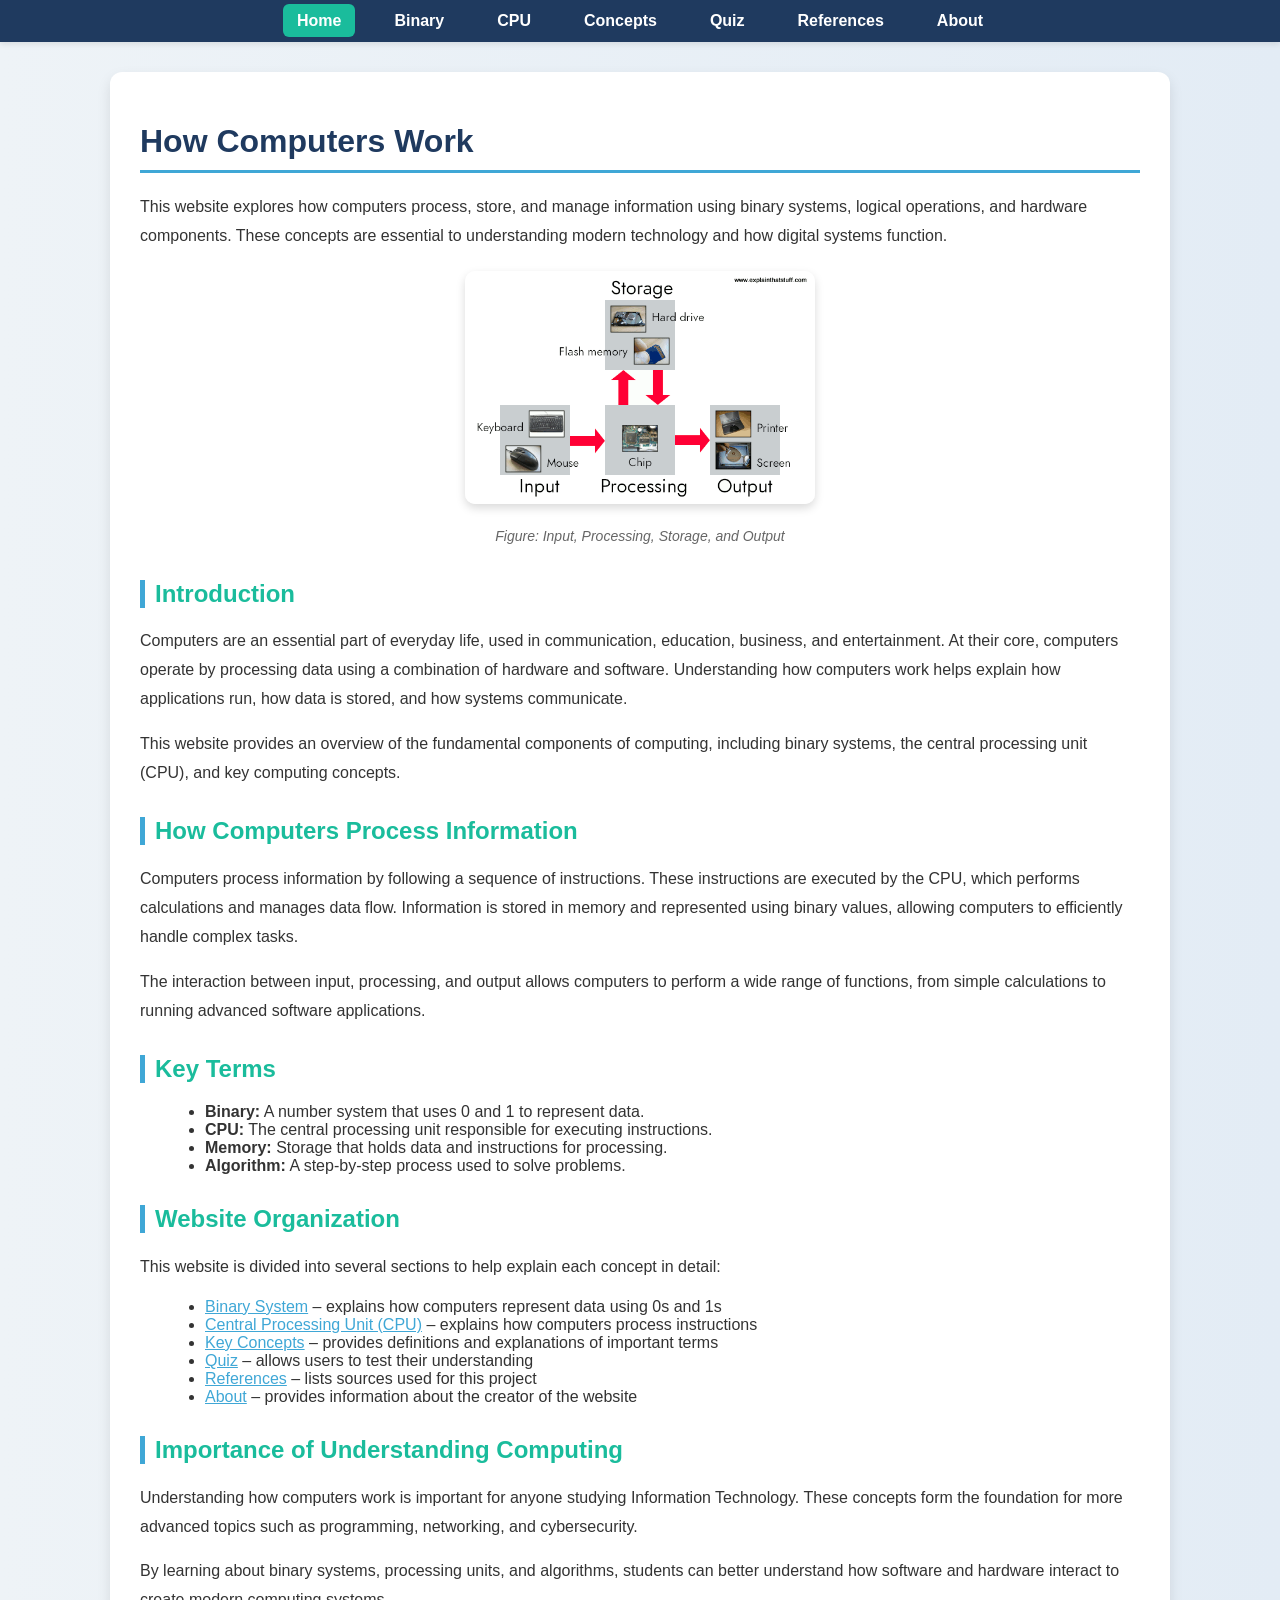
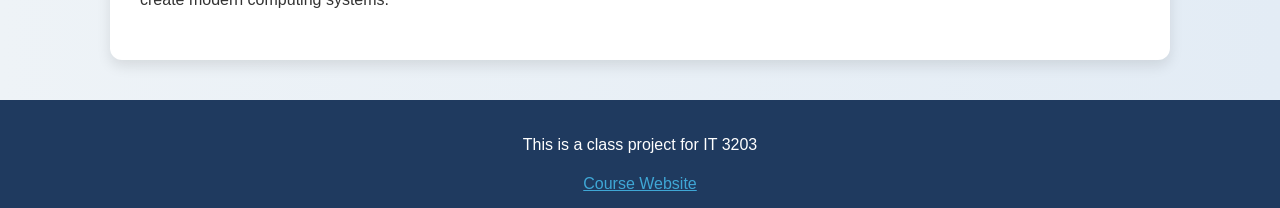
<file: index.html>
<!DOCTYPE html>
<html>
<head>
  <meta name="viewport" content="width=device-width, initial-scale=1.0">
  <title>Computer Fundamentals</title>
  <link rel="stylesheet" href="style.css">
</head>
<body>

<!-- Navigation -->
<nav>
  <ul>
    <li><a href="index.html" class="active">Home</a></li>
    <li><a href="topic1.html">Binary</a></li>
    <li><a href="topic2.html">CPU</a></li>
    <li><a href="concepts.html">Concepts</a></li>
    <li><a href="quiz.html">Quiz</a></li>
    <li><a href="references.html">References</a></li>
    <li><a href="about.html">About</a></li>
  </ul>
</nav>

<div class="container">

<h1>How Computers Work</h1>

<p>This website explores how computers process, store, and manage information using binary systems, logical operations, and hardware components. These concepts are essential to understanding modern technology and how digital systems function.</p>

<img src="computer-diagram.png" alt="Computer system diagram">
<p><em>Figure: Input, Processing, Storage, and Output</em></p>

<h2>Introduction</h2>
<p>Computers are an essential part of everyday life, used in communication, education, business, and entertainment. At their core, computers operate by processing data using a combination of hardware and software. Understanding how computers work helps explain how applications run, how data is stored, and how systems communicate.</p>

<p>This website provides an overview of the fundamental components of computing, including binary systems, the central processing unit (CPU), and key computing concepts.</p>

<h2>How Computers Process Information</h2>
<p>Computers process information by following a sequence of instructions. These instructions are executed by the CPU, which performs calculations and manages data flow. Information is stored in memory and represented using binary values, allowing computers to efficiently handle complex tasks.</p>

<p>The interaction between input, processing, and output allows computers to perform a wide range of functions, from simple calculations to running advanced software applications.</p>

<h2>Key Terms</h2>
<ul>
  <li><strong>Binary:</strong> A number system that uses 0 and 1 to represent data.</li>
  <li><strong>CPU:</strong> The central processing unit responsible for executing instructions.</li>
  <li><strong>Memory:</strong> Storage that holds data and instructions for processing.</li>
  <li><strong>Algorithm:</strong> A step-by-step process used to solve problems.</li>
</ul>

<h2>Website Organization</h2>
<p>This website is divided into several sections to help explain each concept in detail:</p>

<ul>
  <li><a href="topic1.html">Binary System</a> – explains how computers represent data using 0s and 1s</li>
  <li><a href="topic2.html">Central Processing Unit (CPU)</a> – explains how computers process instructions</li>
  <li><a href="concepts.html">Key Concepts</a> – provides definitions and explanations of important terms</li>
  <li><a href="quiz.html">Quiz</a> – allows users to test their understanding</li>
  <li><a href="references.html">References</a> – lists sources used for this project</li>
  <li><a href="about.html">About</a> – provides information about the creator of the website</li>
</ul>

<h2>Importance of Understanding Computing</h2>
<p>Understanding how computers work is important for anyone studying Information Technology. These concepts form the foundation for more advanced topics such as programming, networking, and cybersecurity.</p>

<p>By learning about binary systems, processing units, and algorithms, students can better understand how software and hardware interact to create modern computing systems.</p>

</div>

<!-- Footer -->
<footer>
  <p>This is a class project for IT 3203</p>
  <a href="https://ksuweb.github.io/IT3203/">Course Website</a>
</footer>

</body>
</html>
</file>
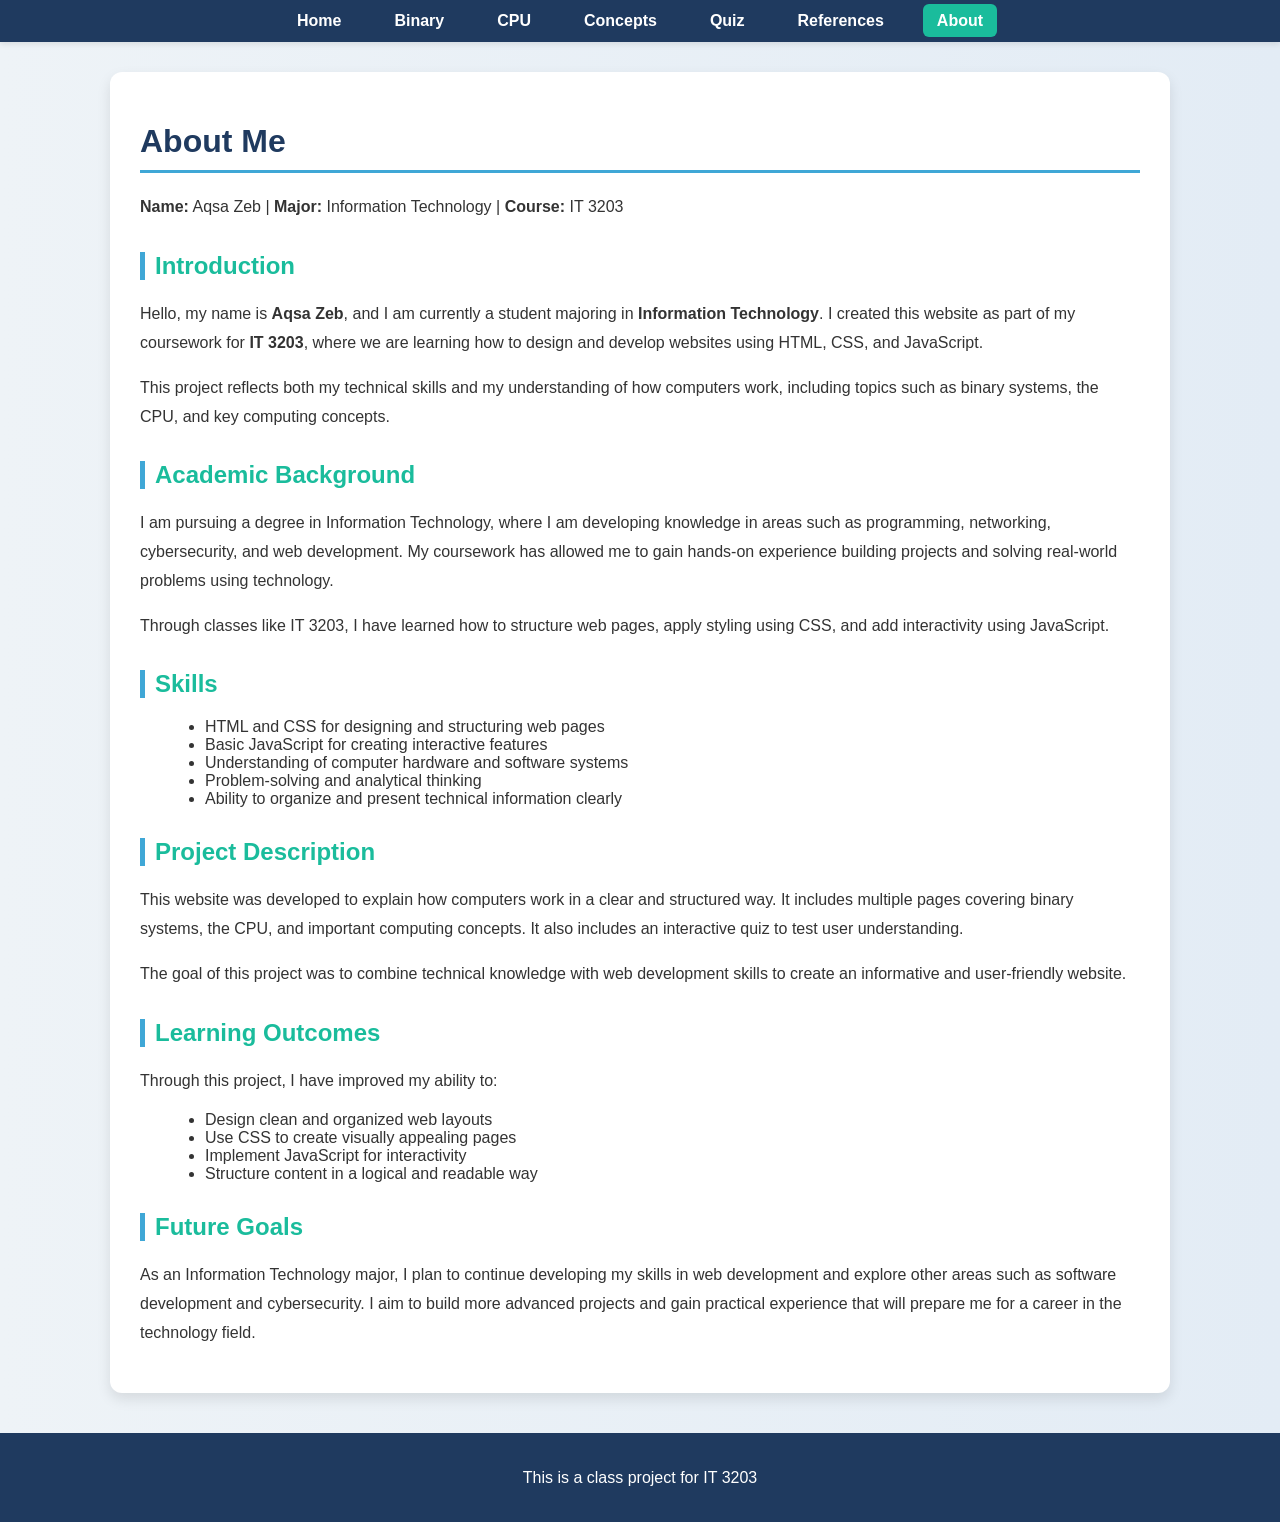
<file: about.html>
<!DOCTYPE html>
<html>
<head>
  <meta name="viewport" content="width=device-width, initial-scale=1.0">
  <title>About Me</title>
  <link rel="stylesheet" href="style.css">
</head>
<body>

<nav>
  <ul>
    <li><a href="index.html">Home</a></li>
    <li><a href="topic1.html">Binary</a></li>
    <li><a href="topic2.html">CPU</a></li>
    <li><a href="concepts.html">Concepts</a></li>
    <li><a href="quiz.html">Quiz</a></li>
    <li><a href="references.html">References</a></li>
    <li><a href="about.html" class="active">About</a></li>
  </ul>
</nav>

<div class="container">

<h1>About Me</h1>

<p><strong>Name:</strong> Aqsa Zeb | <strong>Major:</strong> Information Technology | <strong>Course:</strong> IT 3203</p>

<h2>Introduction</h2>
<p>Hello, my name is <strong>Aqsa Zeb</strong>, and I am currently a student majoring in <strong>Information Technology</strong>. I created this website as part of my coursework for <strong>IT 3203</strong>, where we are learning how to design and develop websites using HTML, CSS, and JavaScript.</p>

<p>This project reflects both my technical skills and my understanding of how computers work, including topics such as binary systems, the CPU, and key computing concepts.</p>

<h2>Academic Background</h2>
<p>I am pursuing a degree in Information Technology, where I am developing knowledge in areas such as programming, networking, cybersecurity, and web development. My coursework has allowed me to gain hands-on experience building projects and solving real-world problems using technology.</p>

<p>Through classes like IT 3203, I have learned how to structure web pages, apply styling using CSS, and add interactivity using JavaScript.</p>

<h2>Skills</h2>
<ul>
  <li>HTML and CSS for designing and structuring web pages</li>
  <li>Basic JavaScript for creating interactive features</li>
  <li>Understanding of computer hardware and software systems</li>
  <li>Problem-solving and analytical thinking</li>
  <li>Ability to organize and present technical information clearly</li>
</ul>

<h2>Project Description</h2>
<p>This website was developed to explain how computers work in a clear and structured way. It includes multiple pages covering binary systems, the CPU, and important computing concepts. It also includes an interactive quiz to test user understanding.</p>

<p>The goal of this project was to combine technical knowledge with web development skills to create an informative and user-friendly website.</p>

<h2>Learning Outcomes</h2>
<p>Through this project, I have improved my ability to:</p>
<ul>
  <li>Design clean and organized web layouts</li>
  <li>Use CSS to create visually appealing pages</li>
  <li>Implement JavaScript for interactivity</li>
  <li>Structure content in a logical and readable way</li>
</ul>

<h2>Future Goals</h2>
<p>As an Information Technology major, I plan to continue developing my skills in web development and explore other areas such as software development and cybersecurity. I aim to build more advanced projects and gain practical experience that will prepare me for a career in the technology field.</p>

</div>

<footer>
  <p>This is a class project for IT 3203</p>
</footer>

</body>
</html>
</file>
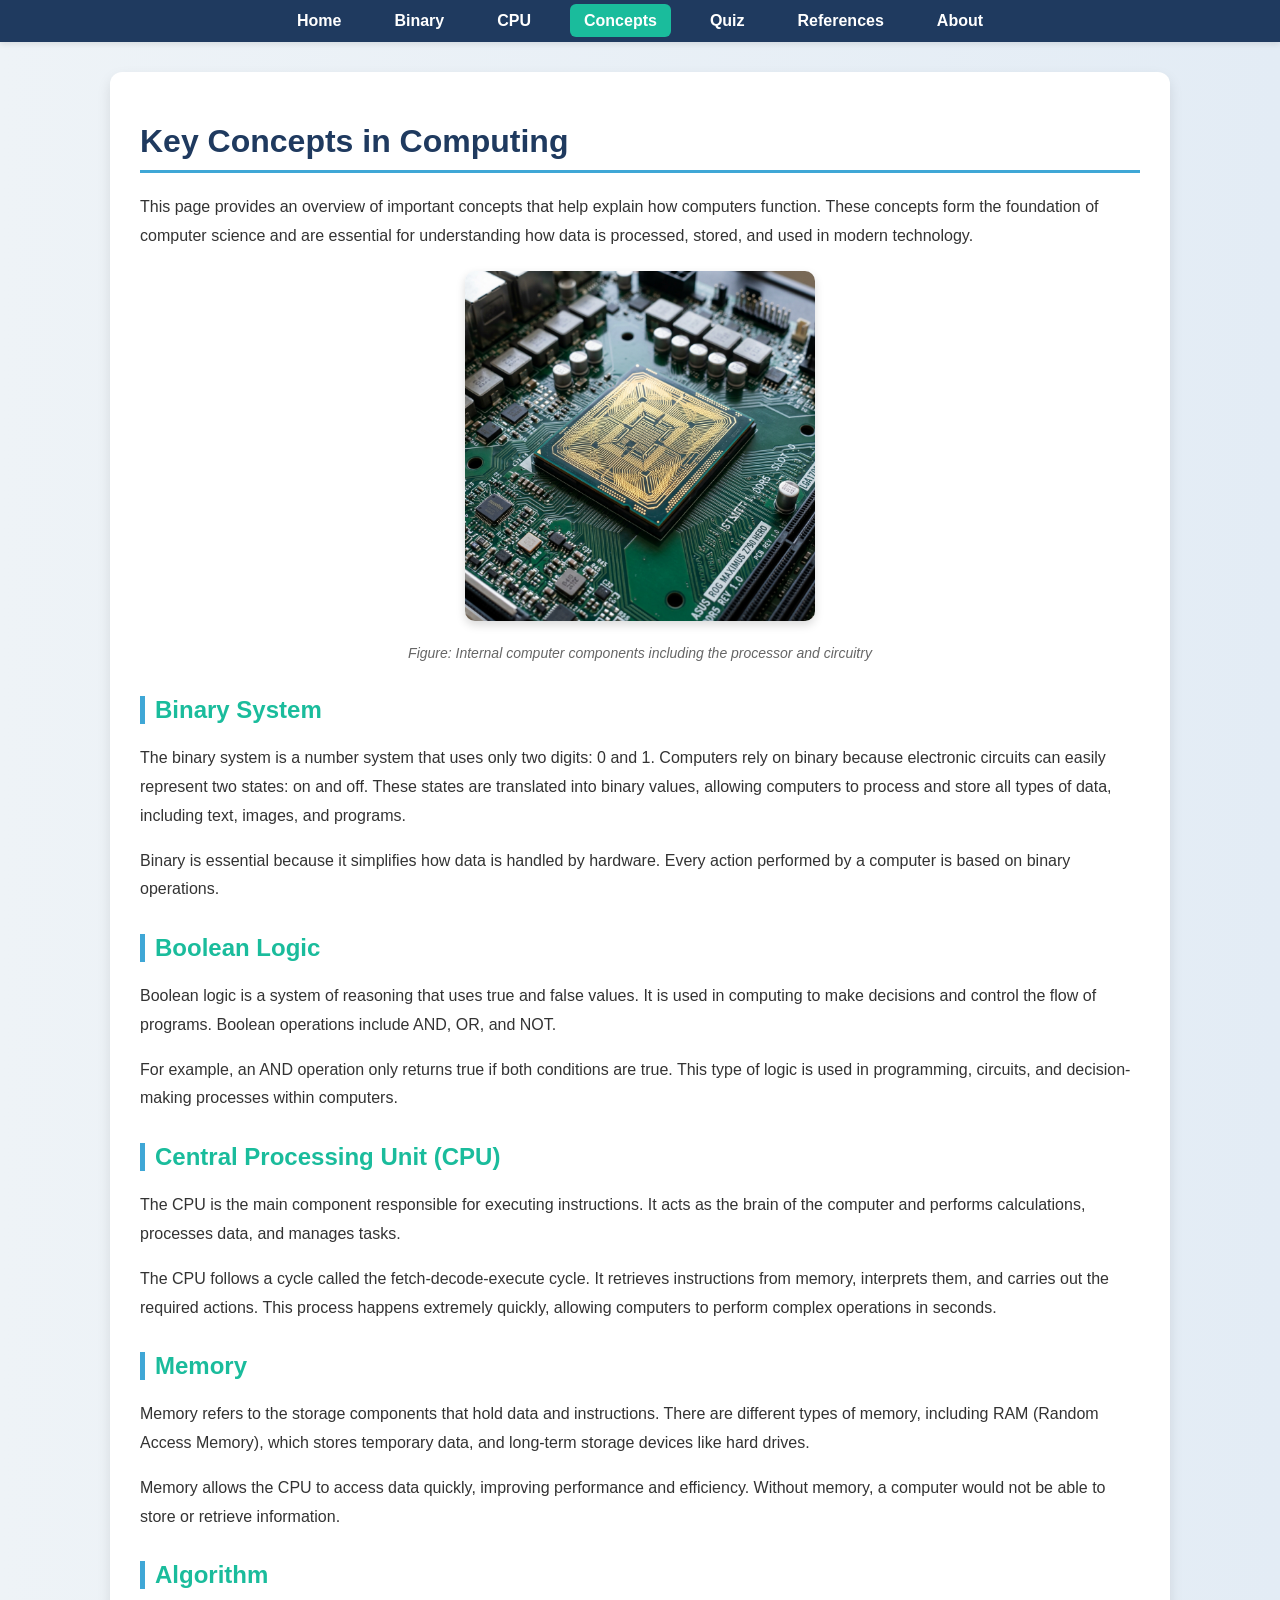
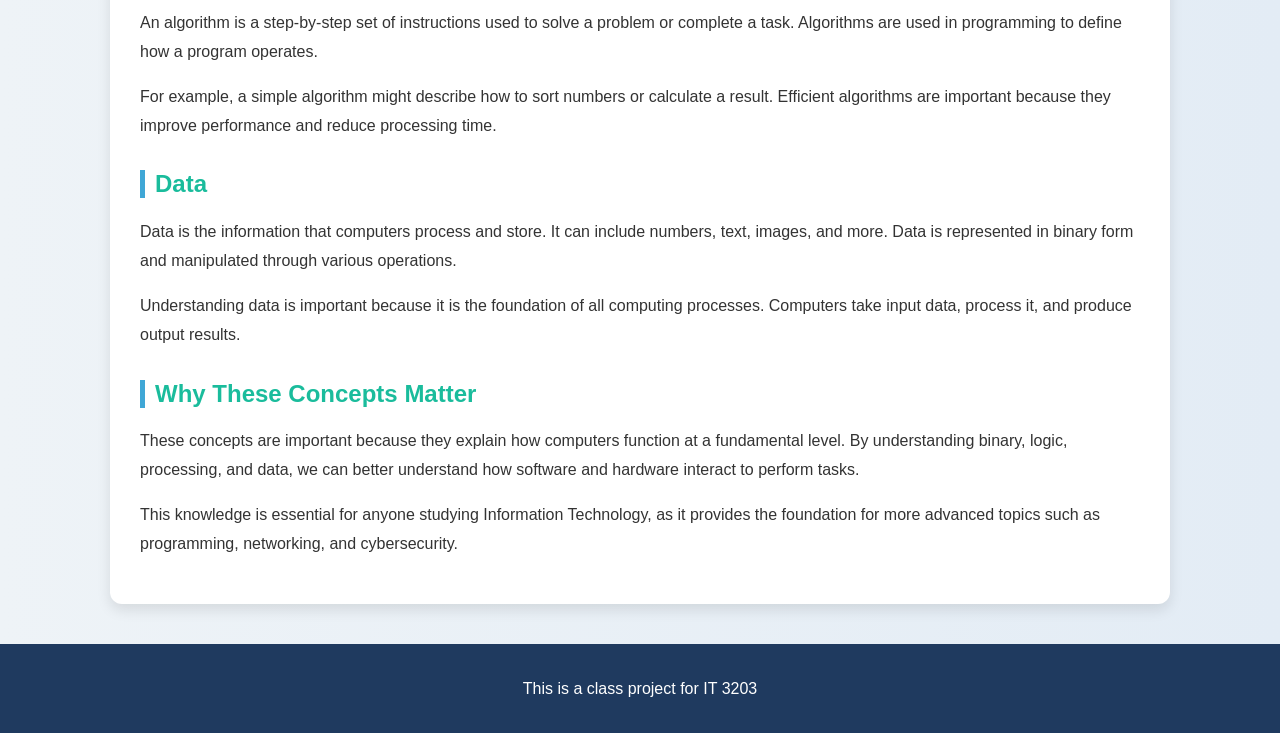
<file: concepts.html>
<!DOCTYPE html>
<html>
<head>
  <meta name="viewport" content="width=device-width, initial-scale=1.0">
  <title>Key Concepts</title>
  <link rel="stylesheet" href="style.css">
</head>
<body>

<nav>
  <ul>
    <li><a href="index.html">Home</a></li>
    <li><a href="topic1.html">Binary</a></li>
    <li><a href="topic2.html">CPU</a></li>
    <li><a href="concepts.html" class="active">Concepts</a></li>
    <li><a href="quiz.html">Quiz</a></li>
    <li><a href="references.html">References</a></li>
    <li><a href="about.html">About</a></li>
  </ul>
</nav>

<div class="container">

<h1>Key Concepts in Computing</h1>

<p>This page provides an overview of important concepts that help explain how computers function. These concepts form the foundation of computer science and are essential for understanding how data is processed, stored, and used in modern technology.</p>

<img src="computer-components.png" alt="Computer components on a motherboard">
<p><em>Figure: Internal computer components including the processor and circuitry</em></p>

<h2>Binary System</h2>
<p>The binary system is a number system that uses only two digits: 0 and 1. Computers rely on binary because electronic circuits can easily represent two states: on and off. These states are translated into binary values, allowing computers to process and store all types of data, including text, images, and programs.</p>

<p>Binary is essential because it simplifies how data is handled by hardware. Every action performed by a computer is based on binary operations.</p>

<h2>Boolean Logic</h2>
<p>Boolean logic is a system of reasoning that uses true and false values. It is used in computing to make decisions and control the flow of programs. Boolean operations include AND, OR, and NOT.</p>

<p>For example, an AND operation only returns true if both conditions are true. This type of logic is used in programming, circuits, and decision-making processes within computers.</p>

<h2>Central Processing Unit (CPU)</h2>
<p>The CPU is the main component responsible for executing instructions. It acts as the brain of the computer and performs calculations, processes data, and manages tasks.</p>

<p>The CPU follows a cycle called the fetch-decode-execute cycle. It retrieves instructions from memory, interprets them, and carries out the required actions. This process happens extremely quickly, allowing computers to perform complex operations in seconds.</p>

<h2>Memory</h2>
<p>Memory refers to the storage components that hold data and instructions. There are different types of memory, including RAM (Random Access Memory), which stores temporary data, and long-term storage devices like hard drives.</p>

<p>Memory allows the CPU to access data quickly, improving performance and efficiency. Without memory, a computer would not be able to store or retrieve information.</p>

<h2>Algorithm</h2>
<p>An algorithm is a step-by-step set of instructions used to solve a problem or complete a task. Algorithms are used in programming to define how a program operates.</p>

<p>For example, a simple algorithm might describe how to sort numbers or calculate a result. Efficient algorithms are important because they improve performance and reduce processing time.</p>

<h2>Data</h2>
<p>Data is the information that computers process and store. It can include numbers, text, images, and more. Data is represented in binary form and manipulated through various operations.</p>

<p>Understanding data is important because it is the foundation of all computing processes. Computers take input data, process it, and produce output results.</p>

<h2>Why These Concepts Matter</h2>
<p>These concepts are important because they explain how computers function at a fundamental level. By understanding binary, logic, processing, and data, we can better understand how software and hardware interact to perform tasks.</p>

<p>This knowledge is essential for anyone studying Information Technology, as it provides the foundation for more advanced topics such as programming, networking, and cybersecurity.</p>

</div>

<footer>
  <p>This is a class project for IT 3203</p>
</footer>

</body>
</html>
</file>
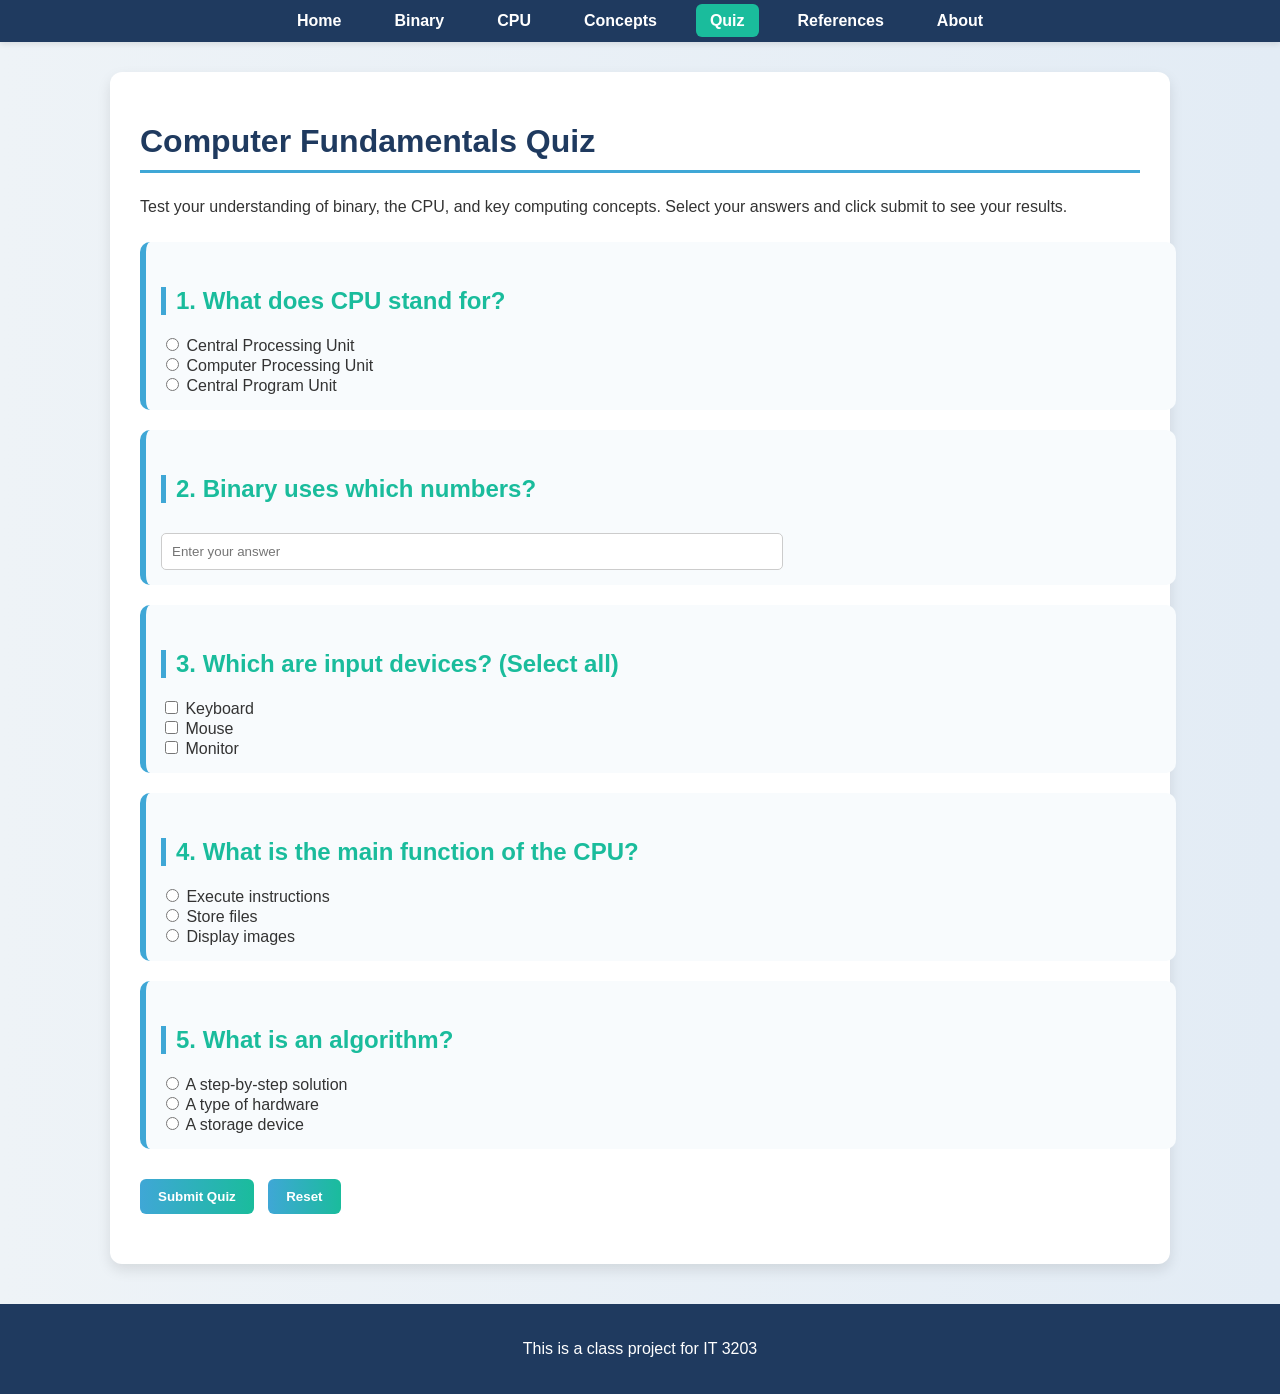
<file: quiz.html>
<!DOCTYPE html>
<html>
<head>
  <meta name="viewport" content="width=device-width, initial-scale=1.0">
  <title>Quiz</title>
  <link rel="stylesheet" href="style.css">
</head>
<body>

<nav>
  <ul>
    <li><a href="index.html">Home</a></li>
    <li><a href="topic1.html">Binary</a></li>
    <li><a href="topic2.html">CPU</a></li>
    <li><a href="concepts.html">Concepts</a></li>
    <li><a href="quiz.html" class="active">Quiz</a></li>
    <li><a href="references.html">References</a></li>
    <li><a href="about.html">About</a></li>
  </ul>
</nav>

<div class="container">

<h1>Computer Fundamentals Quiz</h1>

<p>Test your understanding of binary, the CPU, and key computing concepts. Select your answers and click submit to see your results.</p>

<form id="quizForm">

<div class="question">
  <h2>1. What does CPU stand for?</h2>
  <label><input type="radio" name="q1" value="correct"> Central Processing Unit</label><br>
  <label><input type="radio" name="q1" value="wrong"> Computer Processing Unit</label><br>
  <label><input type="radio" name="q1" value="wrong"> Central Program Unit</label>
</div>

<div class="question">
  <h2>2. Binary uses which numbers?</h2>
  <input type="text" id="q2" placeholder="Enter your answer">
</div>

<div class="question">
  <h2>3. Which are input devices? (Select all)</h2>
  <label><input type="checkbox" name="q3" value="keyboard"> Keyboard</label><br>
  <label><input type="checkbox" name="q3" value="mouse"> Mouse</label><br>
  <label><input type="checkbox" name="q3" value="monitor"> Monitor</label>
</div>

<div class="question">
  <h2>4. What is the main function of the CPU?</h2>
  <label><input type="radio" name="q4" value="correct"> Execute instructions</label><br>
  <label><input type="radio" name="q4" value="wrong"> Store files</label><br>
  <label><input type="radio" name="q4" value="wrong"> Display images</label>
</div>

<div class="question">
  <h2>5. What is an algorithm?</h2>
  <label><input type="radio" name="q5" value="correct"> A step-by-step solution</label><br>
  <label><input type="radio" name="q5" value="wrong"> A type of hardware</label><br>
  <label><input type="radio" name="q5" value="wrong"> A storage device</label>
</div>

<button type="button" onclick="checkQuiz()">Submit Quiz</button>
<button type="reset">Reset</button>

</form>

<h2 id="score"></h2>
<div id="feedback"></div>

</div>

<footer>
  <p>This is a class project for IT 3203</p>
</footer>

<script src="script.js"></script>

</body>
</html>
</file>
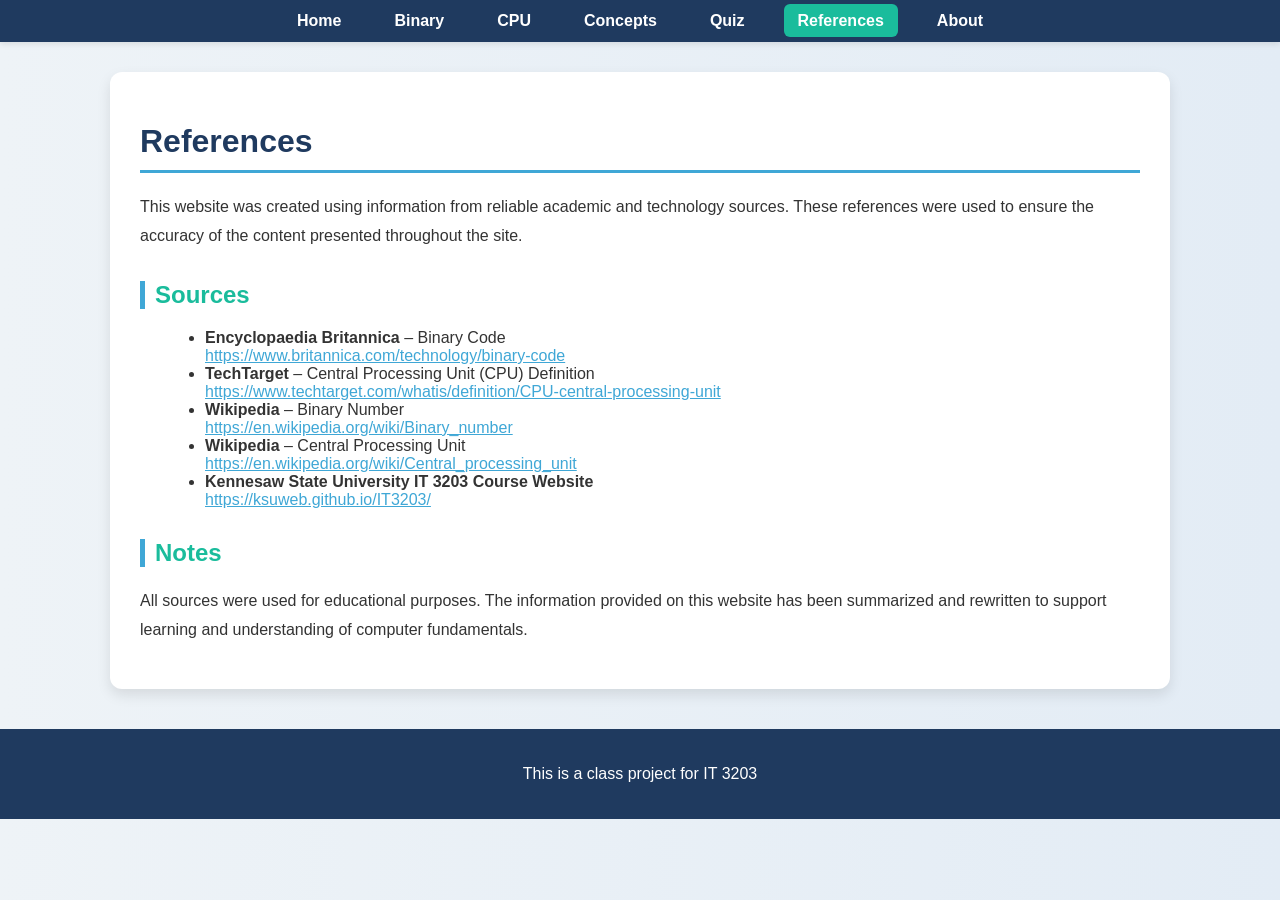
<file: references.html>
<!DOCTYPE html>
<html>
<head>
  <meta name="viewport" content="width=device-width, initial-scale=1.0">
  <title>References</title>
  <link rel="stylesheet" href="style.css">
</head>
<body>

<!-- Navigation -->
<nav>
  <ul>
    <li><a href="index.html">Home</a></li>
    <li><a href="topic1.html">Binary</a></li>
    <li><a href="topic2.html">CPU</a></li>
    <li><a href="concepts.html">Concepts</a></li>
    <li><a href="quiz.html">Quiz</a></li>
    <li><a href="references.html" class="active">References</a></li>
    <li><a href="about.html">About</a></li>
  </ul>
</nav>

<div class="container">

<h1>References</h1>

<p>This website was created using information from reliable academic and technology sources. These references were used to ensure the accuracy of the content presented throughout the site.</p>

<h2>Sources</h2>

<ul>
  <li>
    <strong>Encyclopaedia Britannica</strong> – Binary Code  
    <br>
    <a href="https://www.britannica.com/technology/binary-code" target="_blank">
      https://www.britannica.com/technology/binary-code
    </a>
  </li>

  <li>
    <strong>TechTarget</strong> – Central Processing Unit (CPU) Definition  
    <br>
    <a href="https://www.techtarget.com/whatis/definition/CPU-central-processing-unit" target="_blank">
      https://www.techtarget.com/whatis/definition/CPU-central-processing-unit
    </a>
  </li>

  <li>
    <strong>Wikipedia</strong> – Binary Number  
    <br>
    <a href="https://en.wikipedia.org/wiki/Binary_number" target="_blank">
      https://en.wikipedia.org/wiki/Binary_number
    </a>
  </li>

  <li>
    <strong>Wikipedia</strong> – Central Processing Unit  
    <br>
    <a href="https://en.wikipedia.org/wiki/Central_processing_unit" target="_blank">
      https://en.wikipedia.org/wiki/Central_processing_unit
    </a>
  </li>

  <li>
    <strong>Kennesaw State University IT 3203 Course Website</strong>  
    <br>
    <a href="https://ksuweb.github.io/IT3203/" target="_blank">
      https://ksuweb.github.io/IT3203/
    </a>
  </li>
</ul>

<h2>Notes</h2>
<p>All sources were used for educational purposes. The information provided on this website has been summarized and rewritten to support learning and understanding of computer fundamentals.</p>

</div>

<!-- Footer -->
<footer>
  <p>This is a class project for IT 3203</p>
</footer>

</body>
</html>
</file>
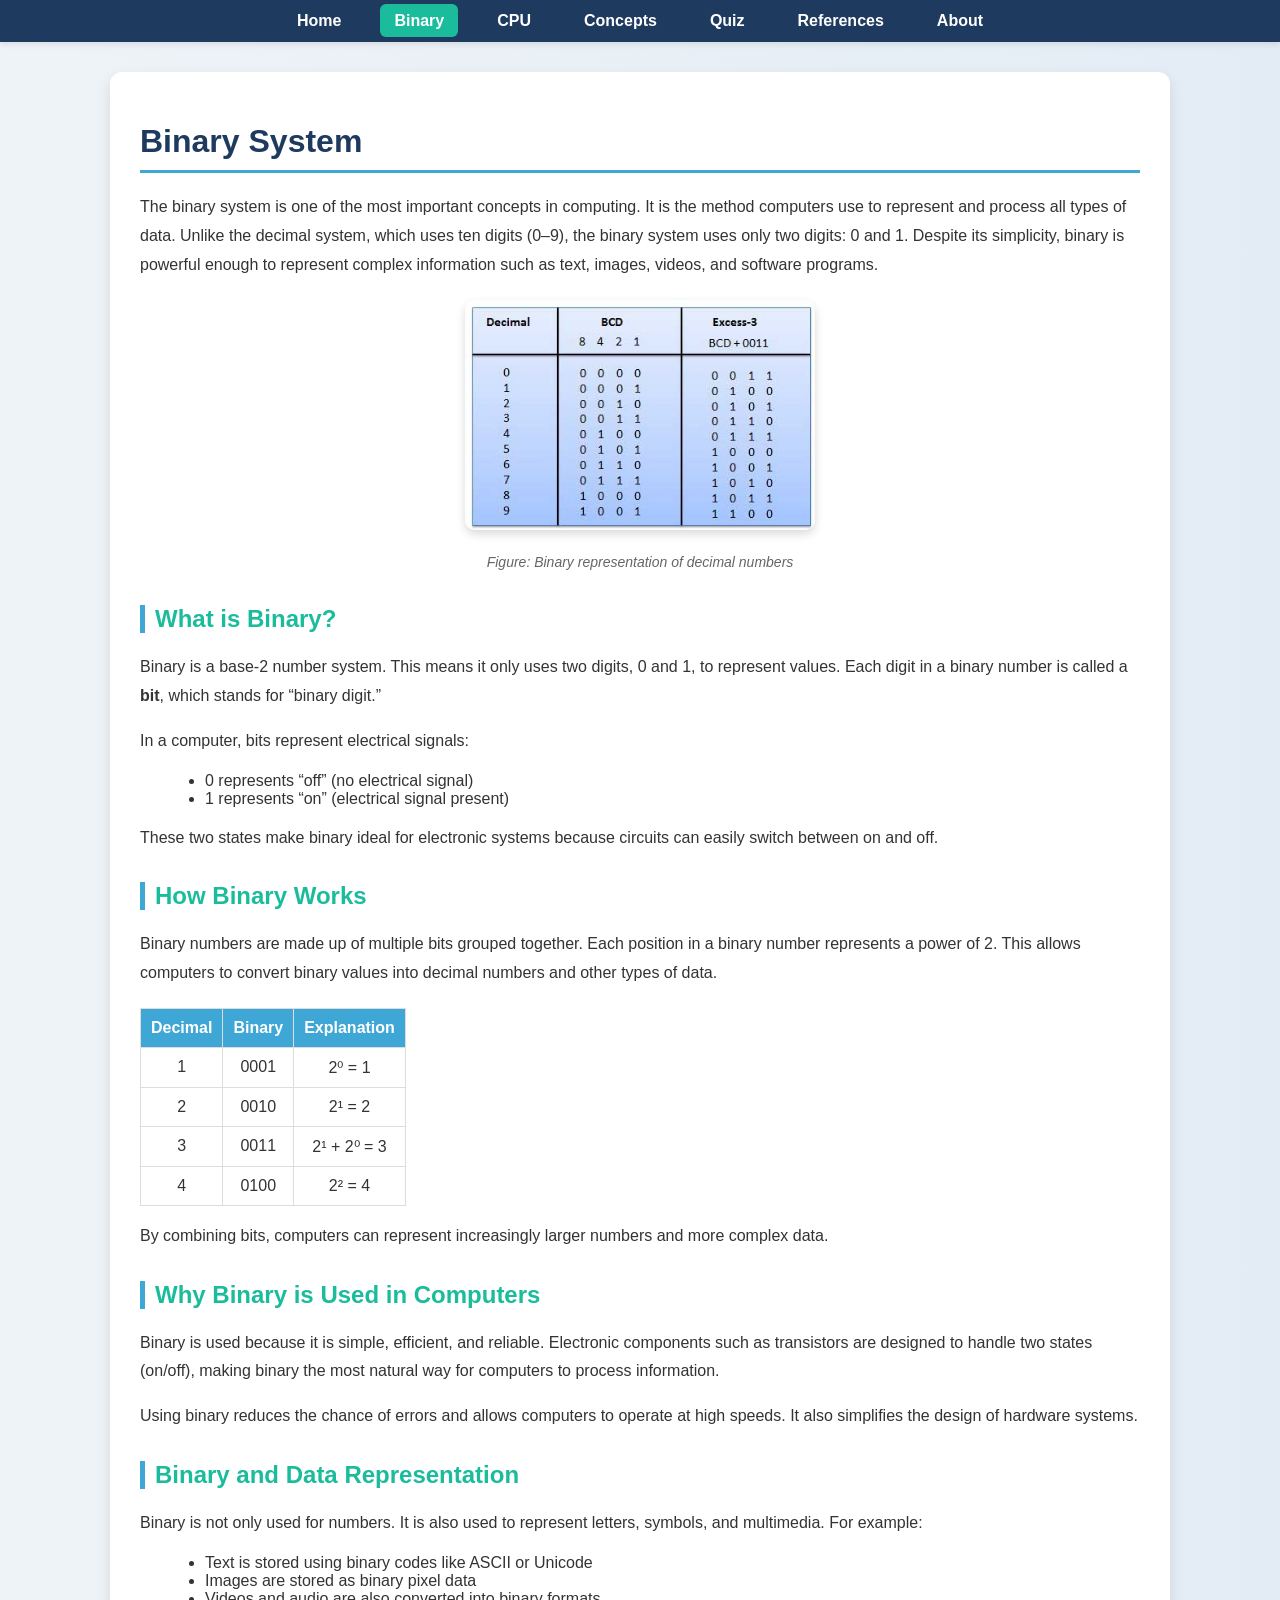
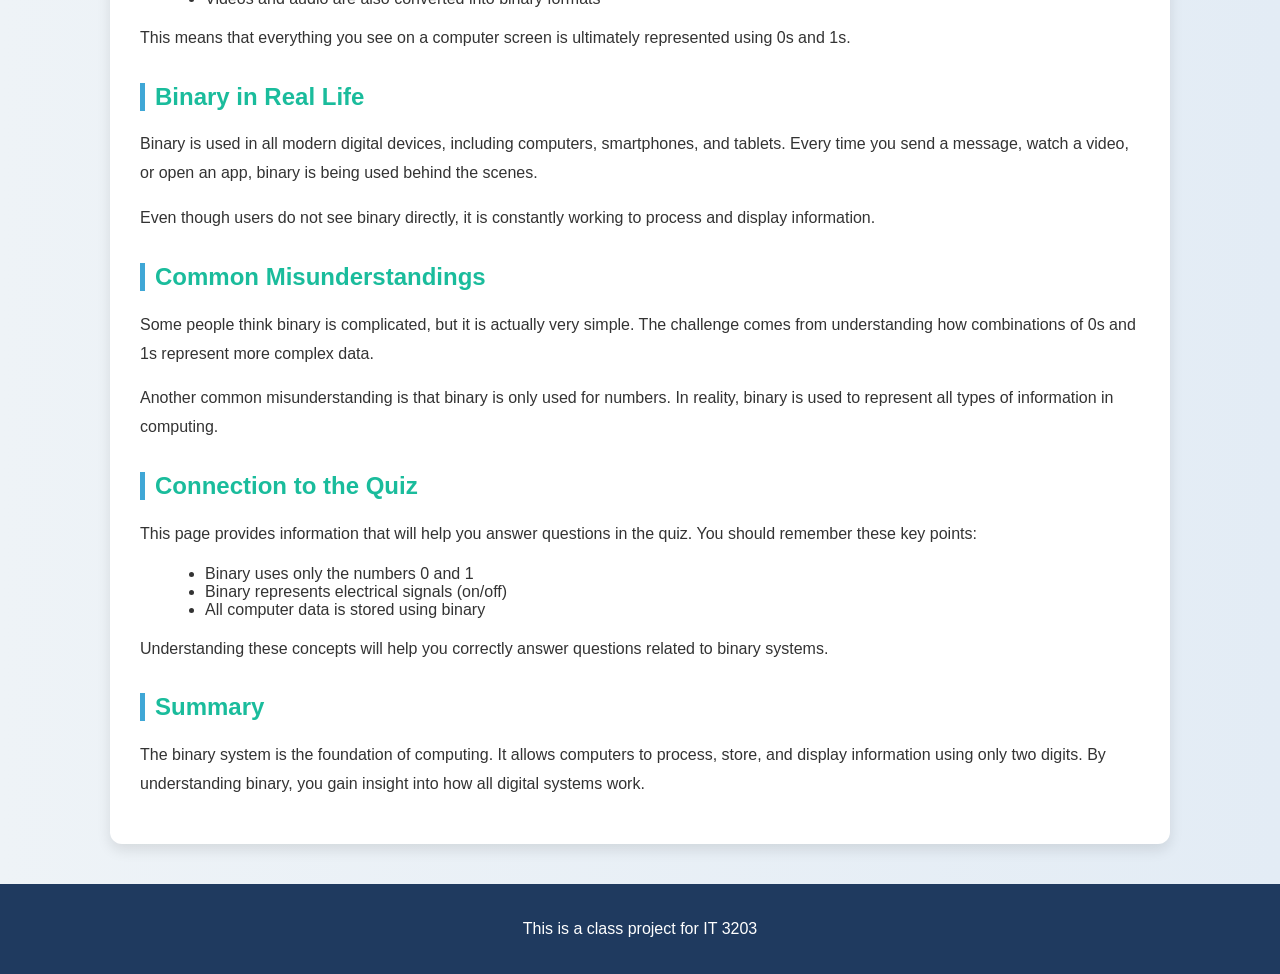
<file: topic1.html>
<!DOCTYPE html>
<html>
<head>
  <meta name="viewport" content="width=device-width, initial-scale=1.0">
  <title>Binary System</title>
  <link rel="stylesheet" href="style.css">
</head>
<body>

<!-- Navigation -->
<nav>
  <ul>
    <li><a href="index.html">Home</a></li>
    <li><a href="topic1.html" class="active">Binary</a></li>
    <li><a href="topic2.html">CPU</a></li>
    <li><a href="concepts.html">Concepts</a></li>
    <li><a href="quiz.html">Quiz</a></li>
    <li><a href="references.html">References</a></li>
    <li><a href="about.html">About</a></li>
  </ul>
</nav>

<div class="container">

<h1>Binary System</h1>

<p>The binary system is one of the most important concepts in computing. It is the method computers use to represent and process all types of data. Unlike the decimal system, which uses ten digits (0–9), the binary system uses only two digits: 0 and 1. Despite its simplicity, binary is powerful enough to represent complex information such as text, images, videos, and software programs.</p>

<img src="binary-number.jpg" alt="Binary number table">
<p><em>Figure: Binary representation of decimal numbers</em></p>

<h2>What is Binary?</h2>
<p>Binary is a base-2 number system. This means it only uses two digits, 0 and 1, to represent values. Each digit in a binary number is called a <strong>bit</strong>, which stands for “binary digit.”</p>

<p>In a computer, bits represent electrical signals:</p>
<ul>
  <li>0 represents “off” (no electrical signal)</li>
  <li>1 represents “on” (electrical signal present)</li>
</ul>

<p>These two states make binary ideal for electronic systems because circuits can easily switch between on and off.</p>

<h2>How Binary Works</h2>
<p>Binary numbers are made up of multiple bits grouped together. Each position in a binary number represents a power of 2. This allows computers to convert binary values into decimal numbers and other types of data.</p>

<table>
<tr><th>Decimal</th><th>Binary</th><th>Explanation</th></tr>
<tr><td>1</td><td>0001</td><td>2⁰ = 1</td></tr>
<tr><td>2</td><td>0010</td><td>2¹ = 2</td></tr>
<tr><td>3</td><td>0011</td><td>2¹ + 2⁰ = 3</td></tr>
<tr><td>4</td><td>0100</td><td>2² = 4</td></tr>
</table>

<p>By combining bits, computers can represent increasingly larger numbers and more complex data.</p>

<h2>Why Binary is Used in Computers</h2>
<p>Binary is used because it is simple, efficient, and reliable. Electronic components such as transistors are designed to handle two states (on/off), making binary the most natural way for computers to process information.</p>

<p>Using binary reduces the chance of errors and allows computers to operate at high speeds. It also simplifies the design of hardware systems.</p>

<h2>Binary and Data Representation</h2>
<p>Binary is not only used for numbers. It is also used to represent letters, symbols, and multimedia. For example:</p>

<ul>
  <li>Text is stored using binary codes like ASCII or Unicode</li>
  <li>Images are stored as binary pixel data</li>
  <li>Videos and audio are also converted into binary formats</li>
</ul>

<p>This means that everything you see on a computer screen is ultimately represented using 0s and 1s.</p>

<h2>Binary in Real Life</h2>
<p>Binary is used in all modern digital devices, including computers, smartphones, and tablets. Every time you send a message, watch a video, or open an app, binary is being used behind the scenes.</p>

<p>Even though users do not see binary directly, it is constantly working to process and display information.</p>

<h2>Common Misunderstandings</h2>
<p>Some people think binary is complicated, but it is actually very simple. The challenge comes from understanding how combinations of 0s and 1s represent more complex data.</p>

<p>Another common misunderstanding is that binary is only used for numbers. In reality, binary is used to represent all types of information in computing.</p>

<h2>Connection to the Quiz</h2>
<p>This page provides information that will help you answer questions in the quiz. You should remember these key points:</p>

<ul>
  <li>Binary uses only the numbers 0 and 1</li>
  <li>Binary represents electrical signals (on/off)</li>
  <li>All computer data is stored using binary</li>
</ul>

<p>Understanding these concepts will help you correctly answer questions related to binary systems.</p>

<h2>Summary</h2>
<p>The binary system is the foundation of computing. It allows computers to process, store, and display information using only two digits. By understanding binary, you gain insight into how all digital systems work.</p>

</div>

<!-- Footer -->
<footer>
  <p>This is a class project for IT 3203</p>
</footer>

</body>
</html>
</file>
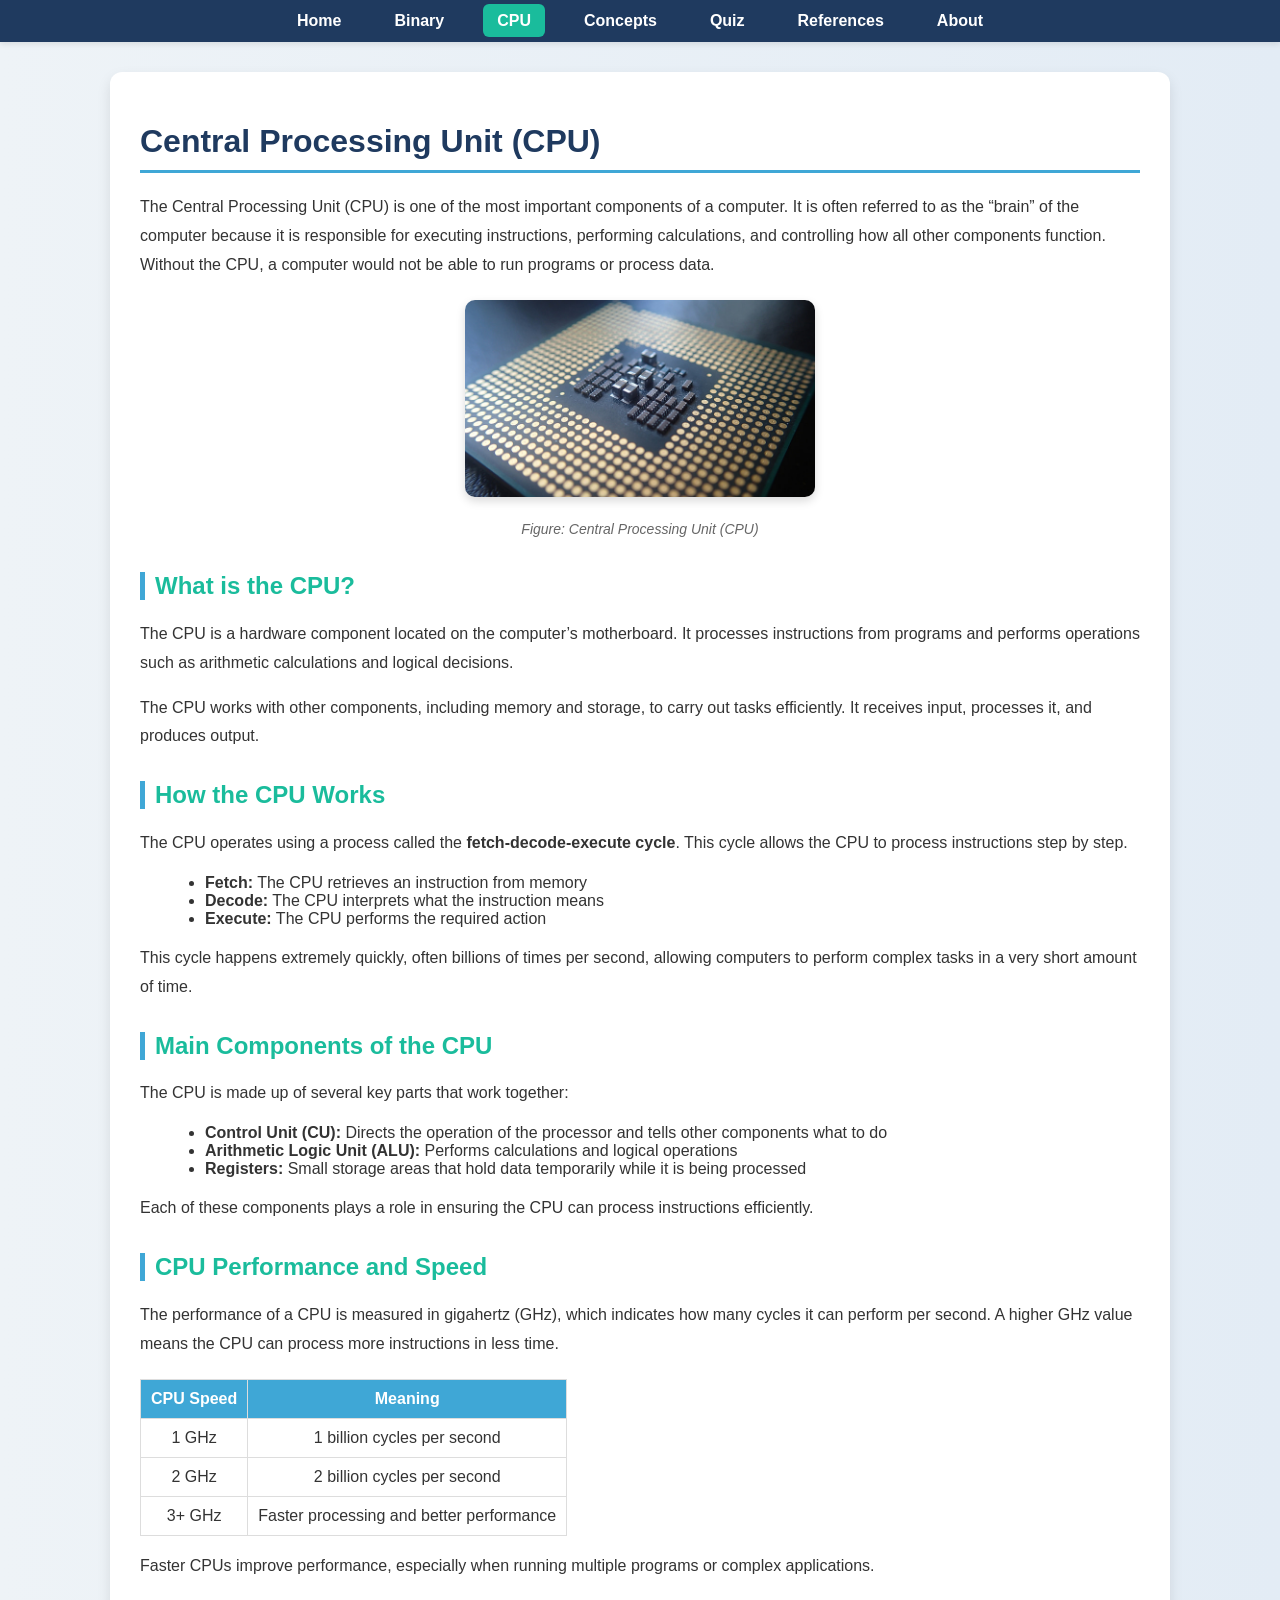
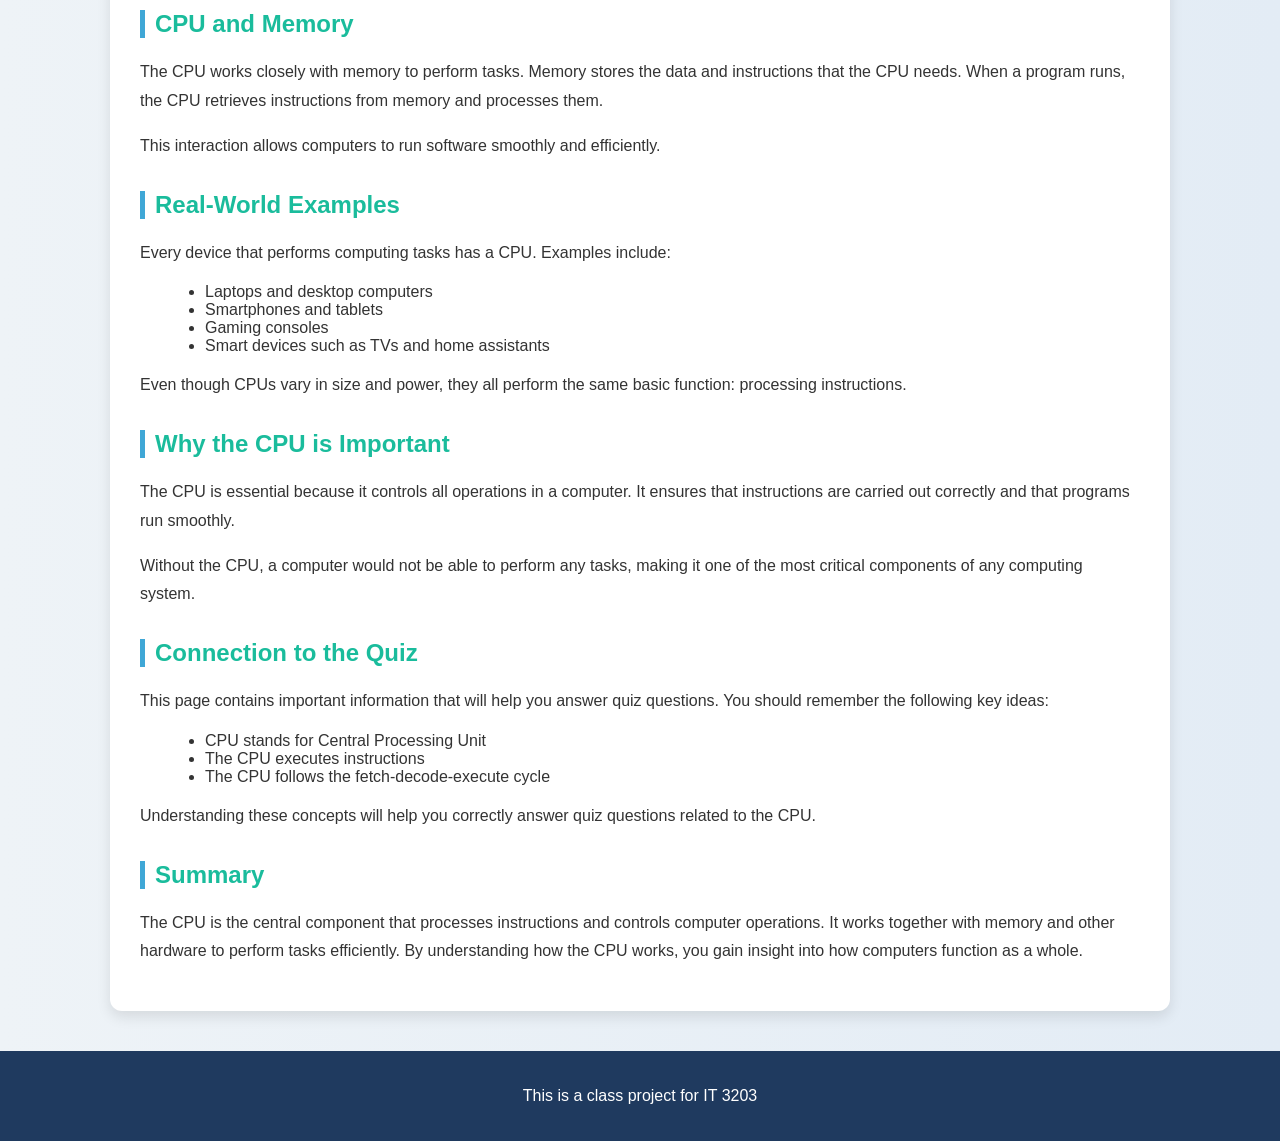
<file: topic2.html>
<!DOCTYPE html>
<html>
<head>
  <meta name="viewport" content="width=device-width, initial-scale=1.0">
  <title>Central Processing Unit (CPU)</title>
  <link rel="stylesheet" href="style.css">
</head>
<body>

<!-- Navigation -->
<nav>
  <ul>
    <li><a href="index.html">Home</a></li>
    <li><a href="topic1.html">Binary</a></li>
    <li><a href="topic2.html" class="active">CPU</a></li>
    <li><a href="concepts.html">Concepts</a></li>
    <li><a href="quiz.html">Quiz</a></li>
    <li><a href="references.html">References</a></li>
    <li><a href="about.html">About</a></li>
  </ul>
</nav>

<div class="container">

<h1>Central Processing Unit (CPU)</h1>

<p>The Central Processing Unit (CPU) is one of the most important components of a computer. It is often referred to as the “brain” of the computer because it is responsible for executing instructions, performing calculations, and controlling how all other components function. Without the CPU, a computer would not be able to run programs or process data.</p>

<img src="cpu-processor-chip.jpg" alt="CPU processor chip">
<p><em>Figure: Central Processing Unit (CPU)</em></p>

<h2>What is the CPU?</h2>
<p>The CPU is a hardware component located on the computer’s motherboard. It processes instructions from programs and performs operations such as arithmetic calculations and logical decisions.</p>

<p>The CPU works with other components, including memory and storage, to carry out tasks efficiently. It receives input, processes it, and produces output.</p>

<h2>How the CPU Works</h2>
<p>The CPU operates using a process called the <strong>fetch-decode-execute cycle</strong>. This cycle allows the CPU to process instructions step by step.</p>

<ul>
  <li><strong>Fetch:</strong> The CPU retrieves an instruction from memory</li>
  <li><strong>Decode:</strong> The CPU interprets what the instruction means</li>
  <li><strong>Execute:</strong> The CPU performs the required action</li>
</ul>

<p>This cycle happens extremely quickly, often billions of times per second, allowing computers to perform complex tasks in a very short amount of time.</p>

<h2>Main Components of the CPU</h2>
<p>The CPU is made up of several key parts that work together:</p>

<ul>
  <li><strong>Control Unit (CU):</strong> Directs the operation of the processor and tells other components what to do</li>
  <li><strong>Arithmetic Logic Unit (ALU):</strong> Performs calculations and logical operations</li>
  <li><strong>Registers:</strong> Small storage areas that hold data temporarily while it is being processed</li>
</ul>

<p>Each of these components plays a role in ensuring the CPU can process instructions efficiently.</p>

<h2>CPU Performance and Speed</h2>
<p>The performance of a CPU is measured in gigahertz (GHz), which indicates how many cycles it can perform per second. A higher GHz value means the CPU can process more instructions in less time.</p>

<table>
<tr><th>CPU Speed</th><th>Meaning</th></tr>
<tr><td>1 GHz</td><td>1 billion cycles per second</td></tr>
<tr><td>2 GHz</td><td>2 billion cycles per second</td></tr>
<tr><td>3+ GHz</td><td>Faster processing and better performance</td></tr>
</table>

<p>Faster CPUs improve performance, especially when running multiple programs or complex applications.</p>

<h2>CPU and Memory</h2>
<p>The CPU works closely with memory to perform tasks. Memory stores the data and instructions that the CPU needs. When a program runs, the CPU retrieves instructions from memory and processes them.</p>

<p>This interaction allows computers to run software smoothly and efficiently.</p>

<h2>Real-World Examples</h2>
<p>Every device that performs computing tasks has a CPU. Examples include:</p>

<ul>
  <li>Laptops and desktop computers</li>
  <li>Smartphones and tablets</li>
  <li>Gaming consoles</li>
  <li>Smart devices such as TVs and home assistants</li>
</ul>

<p>Even though CPUs vary in size and power, they all perform the same basic function: processing instructions.</p>

<h2>Why the CPU is Important</h2>
<p>The CPU is essential because it controls all operations in a computer. It ensures that instructions are carried out correctly and that programs run smoothly.</p>

<p>Without the CPU, a computer would not be able to perform any tasks, making it one of the most critical components of any computing system.</p>

<h2>Connection to the Quiz</h2>
<p>This page contains important information that will help you answer quiz questions. You should remember the following key ideas:</p>

<ul>
  <li>CPU stands for Central Processing Unit</li>
  <li>The CPU executes instructions</li>
  <li>The CPU follows the fetch-decode-execute cycle</li>
</ul>

<p>Understanding these concepts will help you correctly answer quiz questions related to the CPU.</p>

<h2>Summary</h2>
<p>The CPU is the central component that processes instructions and controls computer operations. It works together with memory and other hardware to perform tasks efficiently. By understanding how the CPU works, you gain insight into how computers function as a whole.</p>

</div>

<!-- Footer -->
<footer>
  <p>This is a class project for IT 3203</p>
</footer>

</body>
</html>
</file>
<file: style.css>
/* ===== GLOBAL ===== */
body {
  font-family: Arial, sans-serif;
  margin: 0;
  background: linear-gradient(to right, #eef3f7, #e3ecf5);
  color: #333;
}

/* ===== NAVIGATION ===== */
nav {
  background-color: #1f3a5f;
  padding: 12px 0;
  box-shadow: 0 2px 6px rgba(0,0,0,0.1);
}

nav ul {
  display: flex;
  justify-content: center;
  gap: 25px;
  list-style: none;
  margin: 0;
  padding: 0;
}

nav a {
  color: white;
  text-decoration: none;
  font-weight: bold;
  padding: 8px 14px;
  border-radius: 6px;
  transition: all 0.3s ease;
}

/* 🔥 HOVER EFFECT (smooth + noticeable) */
nav a:hover {
  background-color: #3fa7d6;
  transform: scale(1.05);
}

/* ACTIVE PAGE */
.active {
  background-color: #1abc9c;
}

/* ===== MAIN CONTAINER ===== */
.container {
  max-width: 1000px;
  margin: 30px auto;
  background: white;
  padding: 30px;
  border-radius: 12px;
  box-shadow: 0 6px 14px rgba(0,0,0,0.1);
}

/* ===== HEADINGS ===== */
h1 {
  color: #1f3a5f;
  border-bottom: 3px solid #3fa7d6;
  padding-bottom: 10px;
  margin-bottom: 20px;
}

h2 {
  color: #1abc9c;
  margin-top: 30px;
  border-left: 5px solid #3fa7d6;
  padding-left: 10px;
}

/* ===== TEXT ===== */
p {
  line-height: 1.8;
  margin-bottom: 15px;
}

/* ===== LINKS ===== */
a {
  color: #3fa7d6;
}

a:hover {
  text-decoration: underline;
}

/* ===== LISTS ===== */
ul {
  margin-left: 25px;
  margin-bottom: 15px;
}

/* ===== IMAGES ===== */
img {
  max-width: 350px;   /* controls size */
  height: auto;
  display: block;
  margin: 20px auto;
  border-radius: 10px;
  box-shadow: 0 4px 10px rgba(0,0,0,0.15);
}

em {
  display: block;
  text-align: center;
  color: #666;
  font-size: 14px;
  margin-bottom: 20px;
}

/* ===== TABLE ===== */
table {
  width: 100%;
  border-collapse: collapse;
  margin-top: 20px;
}

th {
  background-color: #3fa7d6;
  color: white;
}

th, td {
  border: 1px solid #ddd;
  padding: 10px;
  text-align: center;
}

/* ===== QUIZ STYLING ===== */
.question {
  background: #f8fbfd;
  padding: 15px;
  margin: 20px 0;
  border-left: 6px solid #3fa7d6;
  border-radius: 10px;
  transition: 0.2s;
}

.question:hover {
  transform: translateY(-2px);
}

/* ===== INPUT ===== */
input[type="text"] {
  padding: 10px;
  width: 60%;
  margin-top: 10px;
  border-radius: 5px;
  border: 1px solid #ccc;
}

/* ===== BUTTONS ===== */
button {
  padding: 10px 18px;
  margin: 10px 10px 0 0;
  border: none;
  background: linear-gradient(to right, #3fa7d6, #1abc9c);
  color: white;
  border-radius: 6px;
  cursor: pointer;
  font-weight: bold;
  transition: 0.3s;
}

button:hover {
  transform: scale(1.05);
  opacity: 0.9;
}

/* ===== SCORE / FEEDBACK ===== */
#score {
  margin-top: 20px;
  color: #1f3a5f;
  font-weight: bold;
}

#feedback {
  margin-top: 10px;
}

/* ===== FOOTER ===== */
footer {
  text-align: center;
  margin-top: 40px;
  padding: 15px;
  background-color: #1f3a5f;
  color: white;
}

/* ===== RESPONSIVE DESIGN ===== */
@media (max-width: 768px) {
  nav ul {
    flex-direction: column;
    align-items: center;
  }

  .container {
    margin: 10px;
    padding: 20px;
  }

  input[type="text"] {
    width: 100%;
  }
}

/* ===== RESPONSIVE IMPROVEMENTS ===== */

/* Make tables scroll on small screens */
table {
  display: block;
  overflow-x: auto;
}

/* Mobile navigation */
@media (max-width: 768px) {

  nav ul {
    flex-direction: column;
    gap: 10px;
  }

  nav a {
    display: block;
    width: 90%;
    text-align: center;
  }

  .container {
    padding: 15px;
  }

  h1 {
    font-size: 24px;
  }

  h2 {
    font-size: 20px;
  }

  p {
    font-size: 16px;
  }
}

/* Smaller phones */
@media (max-width: 480px) {

  body {
    font-size: 14px;
  }

  nav ul {
    gap: 5px;
  }

  button {
    width: 100%;
    margin-top: 10px;
  }

  input[type="text"] {
    width: 100%;
  }
}

/* ===== QUIZ RESPONSIVE FIX ===== */
.question {
  width: 100%;
}
</file>
